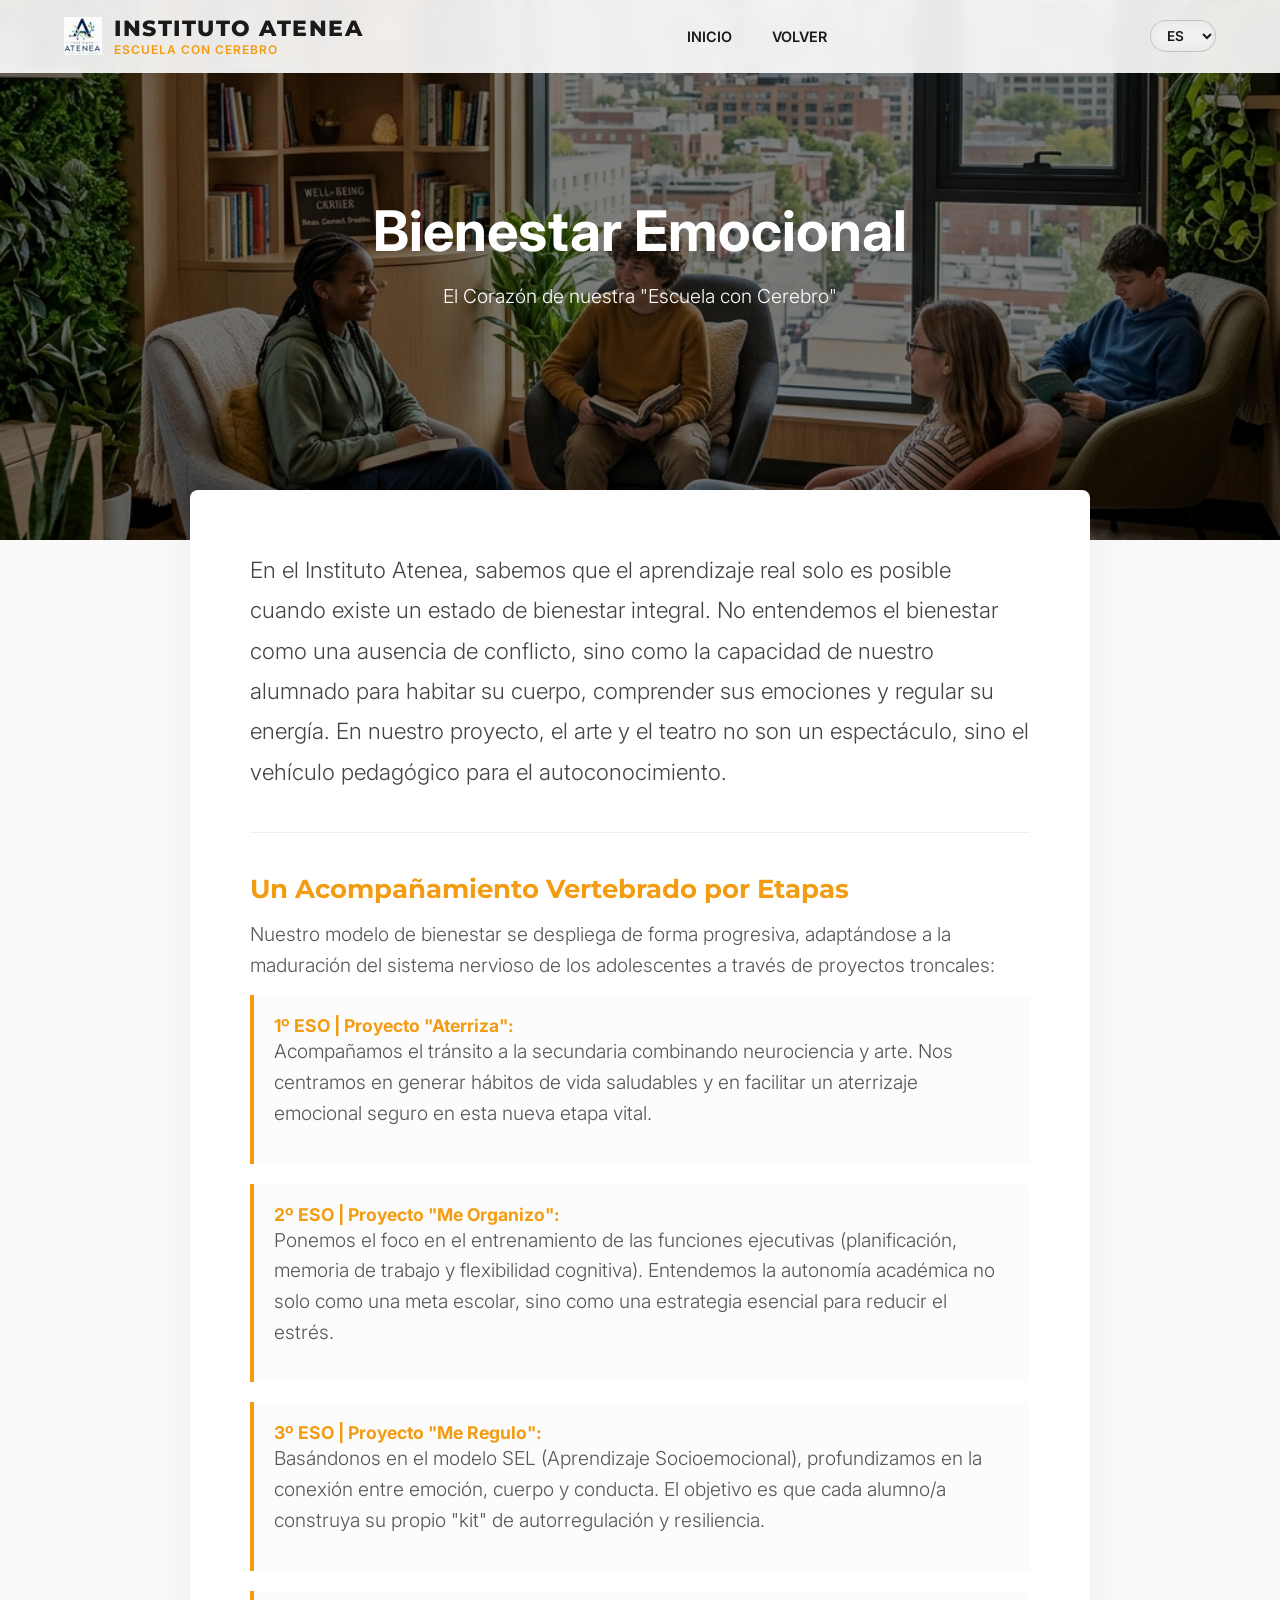
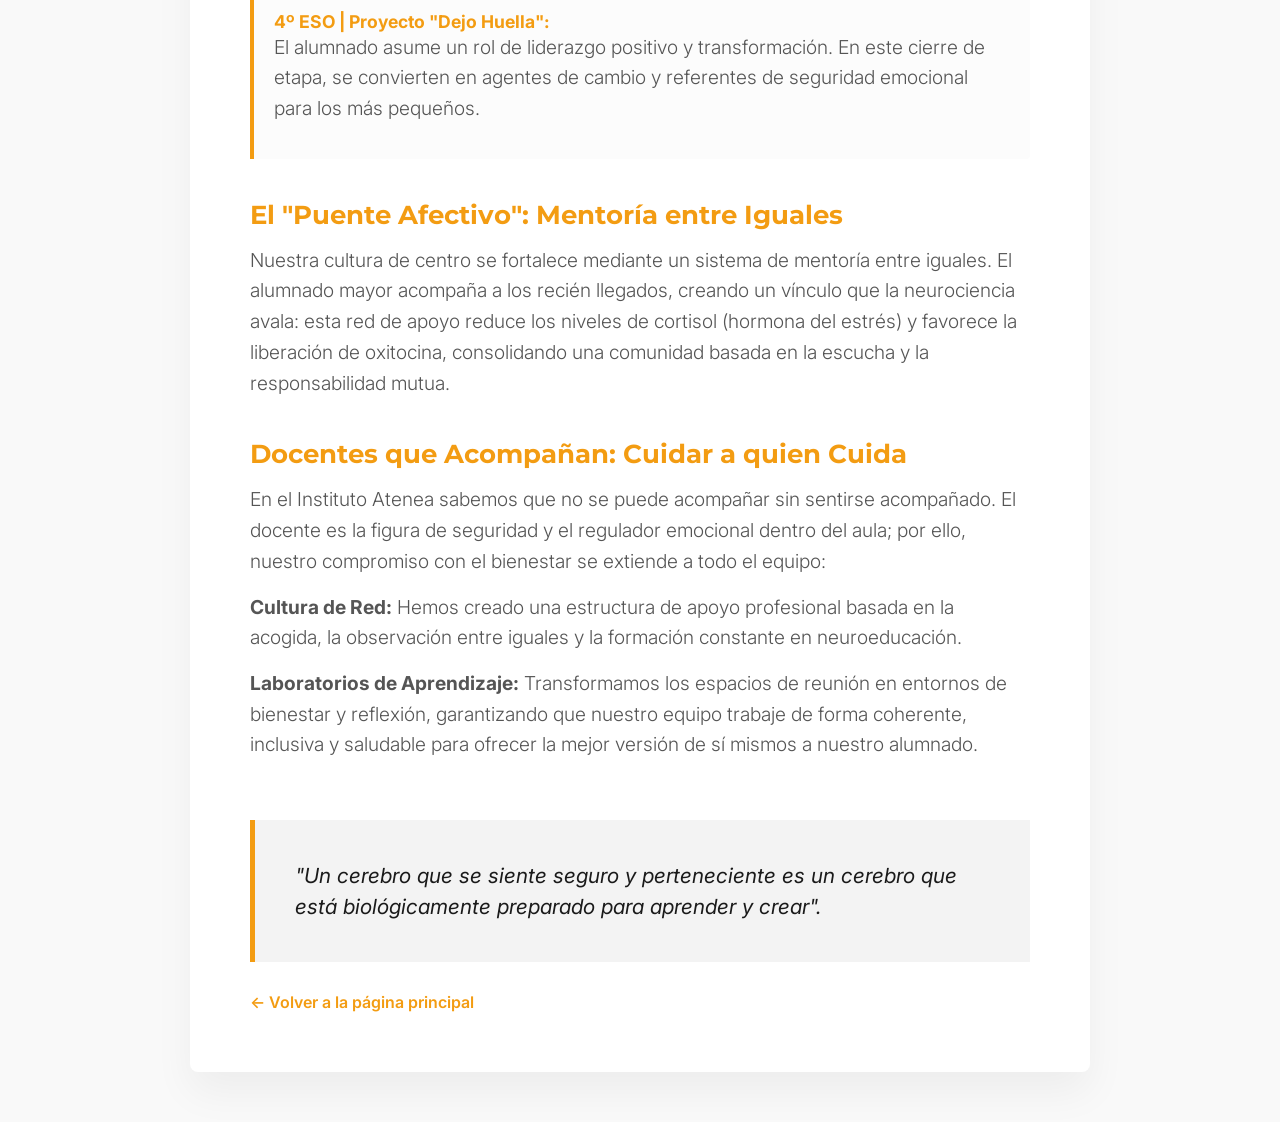
<file: bienestar.html>
<!DOCTYPE html>
<html lang="es">
<head>
    <meta charset="UTF-8">
    <meta name="viewport" content="width=device-width, initial-scale=1.0">
    <title>Bienestar Emocional - Instituto Atenea</title>
    <meta name="description" content="Bienestar emocional en el Instituto Atenea: un cerebro que se siente seguro y perteneciente es un cerebro que está biológicamente preparado para aprender y crear.">
    
    <!-- Fonts -->
    <link rel="preconnect" href="https://fonts.googleapis.com">
    <link rel="preconnect" href="https://fonts.gstatic.com" crossorigin>
    <link href="https://fonts.googleapis.com/css2?family=Inter:wght@300;400;600&family=Montserrat:wght@700;800&display=swap" rel="stylesheet">
    
    <link rel="stylesheet" href="style.css?v=1.2">
    <style>
        body {
            overflow: auto;
            background-color: #f9f9f9;
        }
        .subpage-header {
            height: 60vh;
            position: relative;
            display: flex;
            align-items: center;
            justify-content: center;
            color: white;
            text-align: center;
            background: url('assets/bienestar.png') no-repeat center center/cover;
        }
        .subpage-header::before {
            content: '';
            position: absolute;
            top: 0; left: 0; width: 100%; height: 100%;
            background: rgba(0,0,0,0.5);
        }
        .header-content {
            position: relative;
            z-index: 1;
            padding: 0 20px;
        }
        .header-content h1 {
            font-size: 3.5rem;
            margin-bottom: 1rem;
        }
        .section-container {
            max-width: 900px;
            margin: -50px auto 50px;
            background: white;
            padding: 60px;
            border-radius: 8px;
            box-shadow: 0 20px 40px rgba(0,0,0,0.05);
            position: relative;
            z-index: 2;
        }
        .intro-text {
            font-size: 1.4rem;
            line-height: 1.8;
            color: #444;
            margin-bottom: 40px;
            border-bottom: 1px solid #eee;
            padding-bottom: 40px;
        }
        .pillar {
            margin-bottom: 40px;
        }
        .pillar h4 {
            color: var(--primary-color);
            font-size: 1.6rem;
            margin-bottom: 15px;
            font-family: var(--font-heading);
        }
        .pillar p {
            color: #555;
            margin-bottom: 15px;
            line-height: 1.6;
        }
        .step-card {
            background: #fcfcfc;
            border-left: 4px solid var(--primary-color);
            padding: 20px;
            margin-bottom: 20px;
            border-radius: 0 4px 4px 0;
        }
        .step-card strong {
            color: var(--primary-color);
            font-size: 1.1rem;
        }
        .final-quote {
            background: #f3f3f3;
            padding: 40px;
            border-left: 5px solid var(--primary-color);
            margin-top: 60px;
            font-style: italic;
            font-size: 1.3rem;
            line-height: 1.5;
        }
        .back-home {
            display: inline-block;
            margin-top: 30px;
            color: var(--primary-color);
            text-decoration: none;
            font-weight: 600;
            transition: transform 0.3s ease;
        }
        .back-home:hover {
            transform: translateX(-5px);
        }
        @media (max-width: 768px) {
            .section-container {
                padding: 30px;
                margin-top: -30px;
                width: 95%;
            }
            .header-content h1 {
                font-size: 2.2rem;
            }
        }
    </style>
</head>
<body>
    <header id="main-header" class="scrolled">
        <div class="logo">
            <a href="index.html" style="text-decoration: none; display: flex; align-items: center; gap: 12px;">
                <img src="assets/logo_atenea.png" alt="Logo Instituto Atenea">
                <div class="logo-text-wrapper">
                    <span class="logo-text" style="color: #1a1a1a;" data-i18n="logo_name">INSTITUTO ATENEA</span>
                    <span class="logo-tagline" data-i18n="tagline">Escuela con cerebro</span>
                </div>
            </a>
        </div>
        <nav id="desktop-nav">
            <ul>
                <li><a href="index.html#hero" style="color: #1a1a1a;" data-i18n="nav_home">Inicio</a></li>
                <li><a href="index.html#bienestar" style="color: #1a1a1a;" data-i18n="nav_back">Volver</a></li>
            </ul>
        </nav>
        <div class="lang-selector">
            <select id="lang-select" aria-label="Seleccionar idioma">
                <option value="es">ES</option>
                <option value="ca">CA</option>
            </select>
        </div>
    </header>

    <div class="subpage-header">
        <div class="header-content">
            <h1>Bienestar Emocional</h1>
            <p data-i18n="sp_bien_subtitle">El Corazón de nuestra "Escuela con Cerebro"</p>
        </div>
    </div>

    <main class="section-container">
        <p class="intro-text" data-i18n="sp_bien_intro">
            En el Instituto Atenea, sabemos que el aprendizaje real solo es posible cuando existe un estado de bienestar integral. No entendemos el bienestar como una ausencia de conflicto, sino como la capacidad de nuestro alumnado para habitar su cuerpo, comprender sus emociones y regular su energía. En nuestro proyecto, el arte y el teatro no son un espectáculo, sino el vehículo pedagógico para el autoconocimiento.
        </p>

        <div class="pillar">
            <h4 data-i18n="sp_bien_h4_1">Un Acompañamiento Vertebrado por Etapas</h4>
            <p data-i18n="sp_bien_p_1">Nuestro modelo de bienestar se despliega de forma progresiva, adaptándose a la maduración del sistema nervioso de los adolescentes a través de proyectos troncales:</p>
            
            <div class="step-card">
                <strong>1º ESO | Proyecto "Aterriza":</strong>
                <p data-i18n="sp_bien_step1">Acompañamos el tránsito a la secundaria combinando neurociencia y arte. Nos centramos en generar hábitos de vida saludables y en facilitar un aterrizaje emocional seguro en esta nueva etapa vital.</p>
            </div>

            <div class="step-card">
                <strong>2º ESO | Proyecto "Me Organizo":</strong>
                <p data-i18n="sp_bien_step2">Ponemos el foco en el entrenamiento de las funciones ejecutivas (planificación, memoria de trabajo y flexibilidad cognitiva). Entendemos la autonomía académica no solo como una meta escolar, sino como una estrategia esencial para reducir el estrés.</p>
            </div>

            <div class="step-card">
                <strong>3º ESO | Proyecto "Me Regulo":</strong>
                <p data-i18n="sp_bien_step3">Basándonos en el modelo SEL (Aprendizaje Socioemocional), profundizamos en la conexión entre emoción, cuerpo y conducta. El objetivo es que cada alumno/a construya su propio "kit" de autorregulación y resiliencia.</p>
            </div>

            <div class="step-card">
                <strong>4º ESO | Proyecto "Dejo Huella":</strong>
                <p data-i18n="sp_bien_step4">El alumnado asume un rol de liderazgo positivo y transformación. En este cierre de etapa, se convierten en agentes de cambio y referentes de seguridad emocional para los más pequeños.</p>
            </div>
        </div>

        <div class="pillar">
            <h4 data-i18n="sp_bien_h4_2">El "Puente Afectivo": Mentoría entre Iguales</h4>
            <p data-i18n="sp_bien_p_2">Nuestra cultura de centro se fortalece mediante un sistema de mentoría entre iguales. El alumnado mayor acompaña a los recién llegados, creando un vínculo que la neurociencia avala: esta red de apoyo reduce los niveles de cortisol (hormona del estrés) y favorece la liberación de oxitocina, consolidando una comunidad basada en la escucha y la responsabilidad mutua.</p>
        </div>

        <div class="pillar">
            <h4 data-i18n="sp_bien_h4_3">Docentes que Acompañan: Cuidar a quien Cuida</h4>
            <p data-i18n="sp_bien_p_3">En el Instituto Atenea sabemos que no se puede acompañar sin sentirse acompañado. El docente es la figura de seguridad y el regulador emocional dentro del aula; por ello, nuestro compromiso con el bienestar se extiende a todo el equipo:</p>
            <p style="margin-top: 15px;" data-i18n="sp_bien_p_3_1"><strong>Cultura de Red:</strong> Hemos creado una estructura de apoyo profesional basada en la acogida, la observación entre iguales y la formación constante en neuroeducación.</p>
            <p style="margin-top: 15px;" data-i18n="sp_bien_p_3_2"><strong>Laboratorios de Aprendizaje:</strong> Transformamos los espacios de reunión en entornos de bienestar y reflexión, garantizando que nuestro equipo trabaje de forma coherente, inclusiva y saludable para ofrecer la mejor versión de sí mismos a nuestro alumnado.</p>
        </div>

        <div class="final-quote" data-i18n="sp_bien_quote">
            "Un cerebro que se siente seguro y perteneciente es un cerebro que está biológicamente preparado para aprender y crear".
        </div>

        <a href="index.html#bienestar" class="back-home" data-i18n="back_home">← Volver a la página principal</a>
    </main>

    <script src="translations.js"></script>
    <script src="script.js"></script>
</body>
</html>
</file>
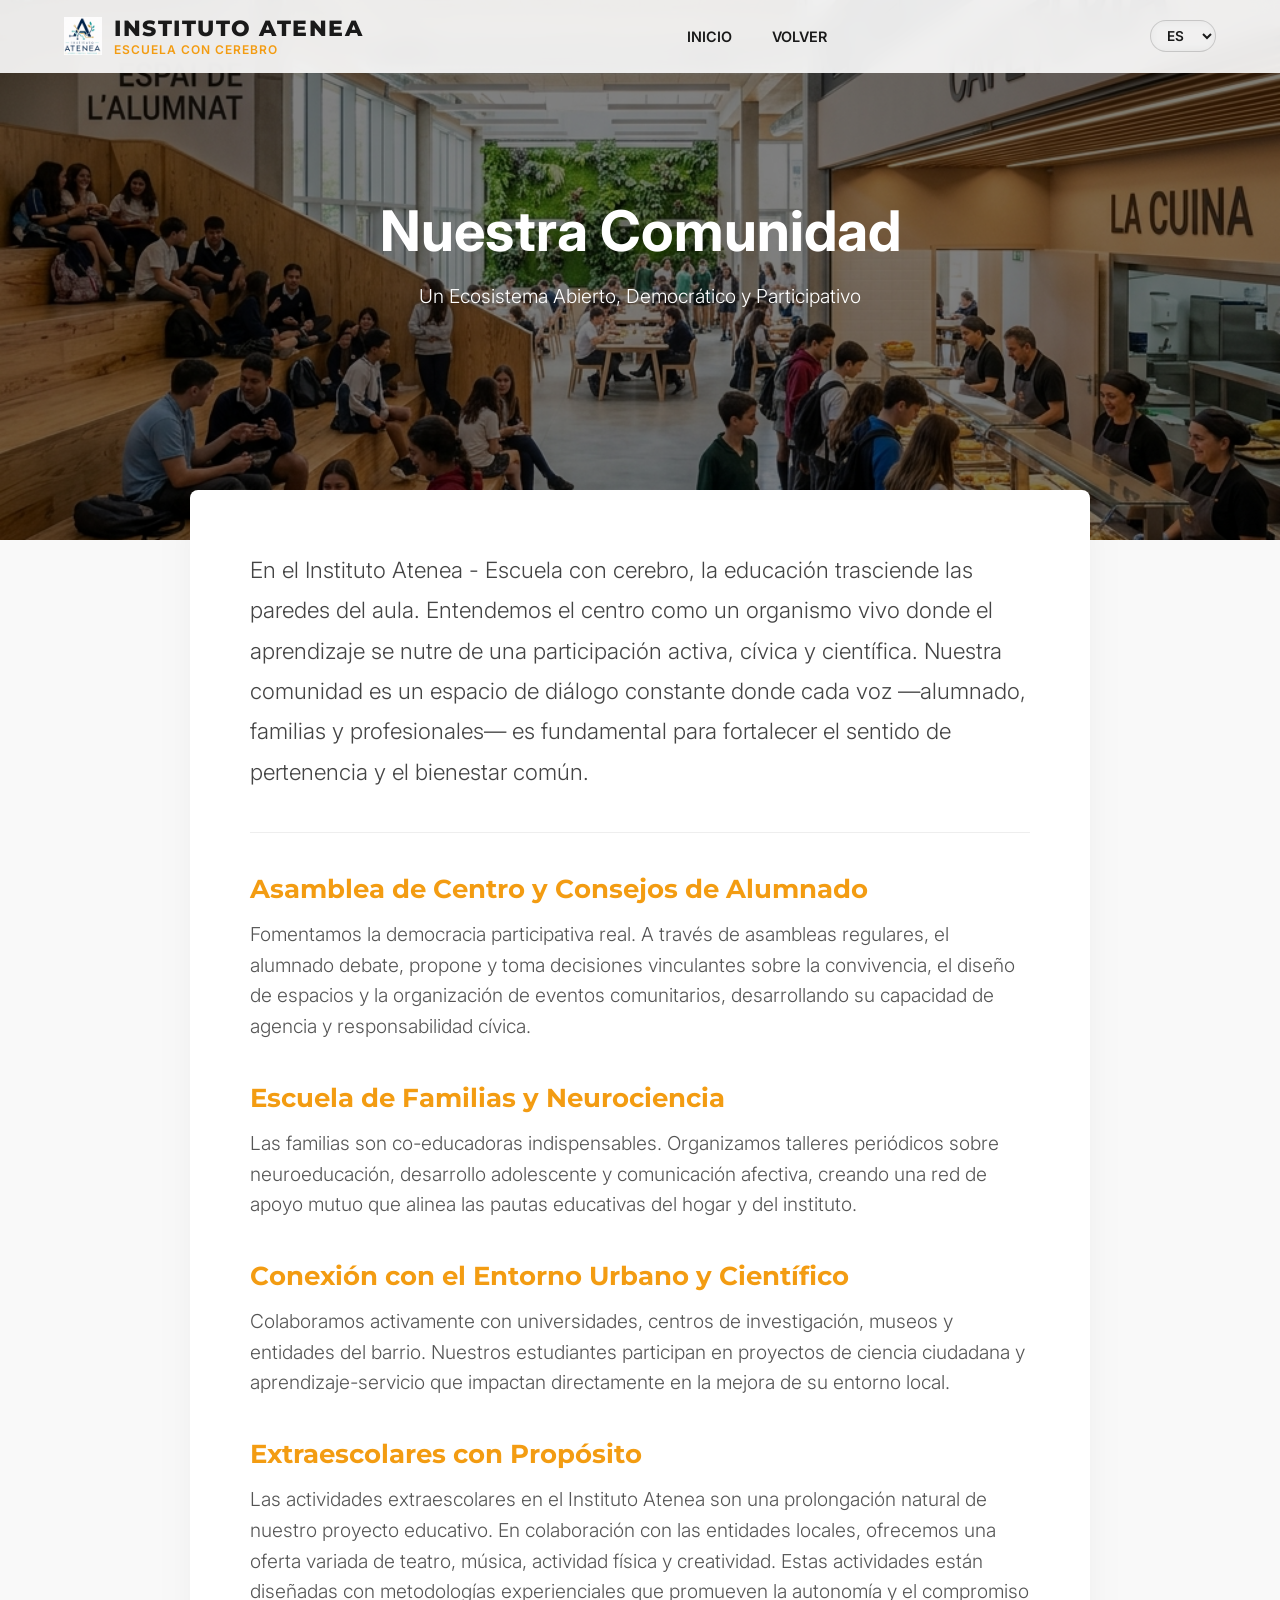
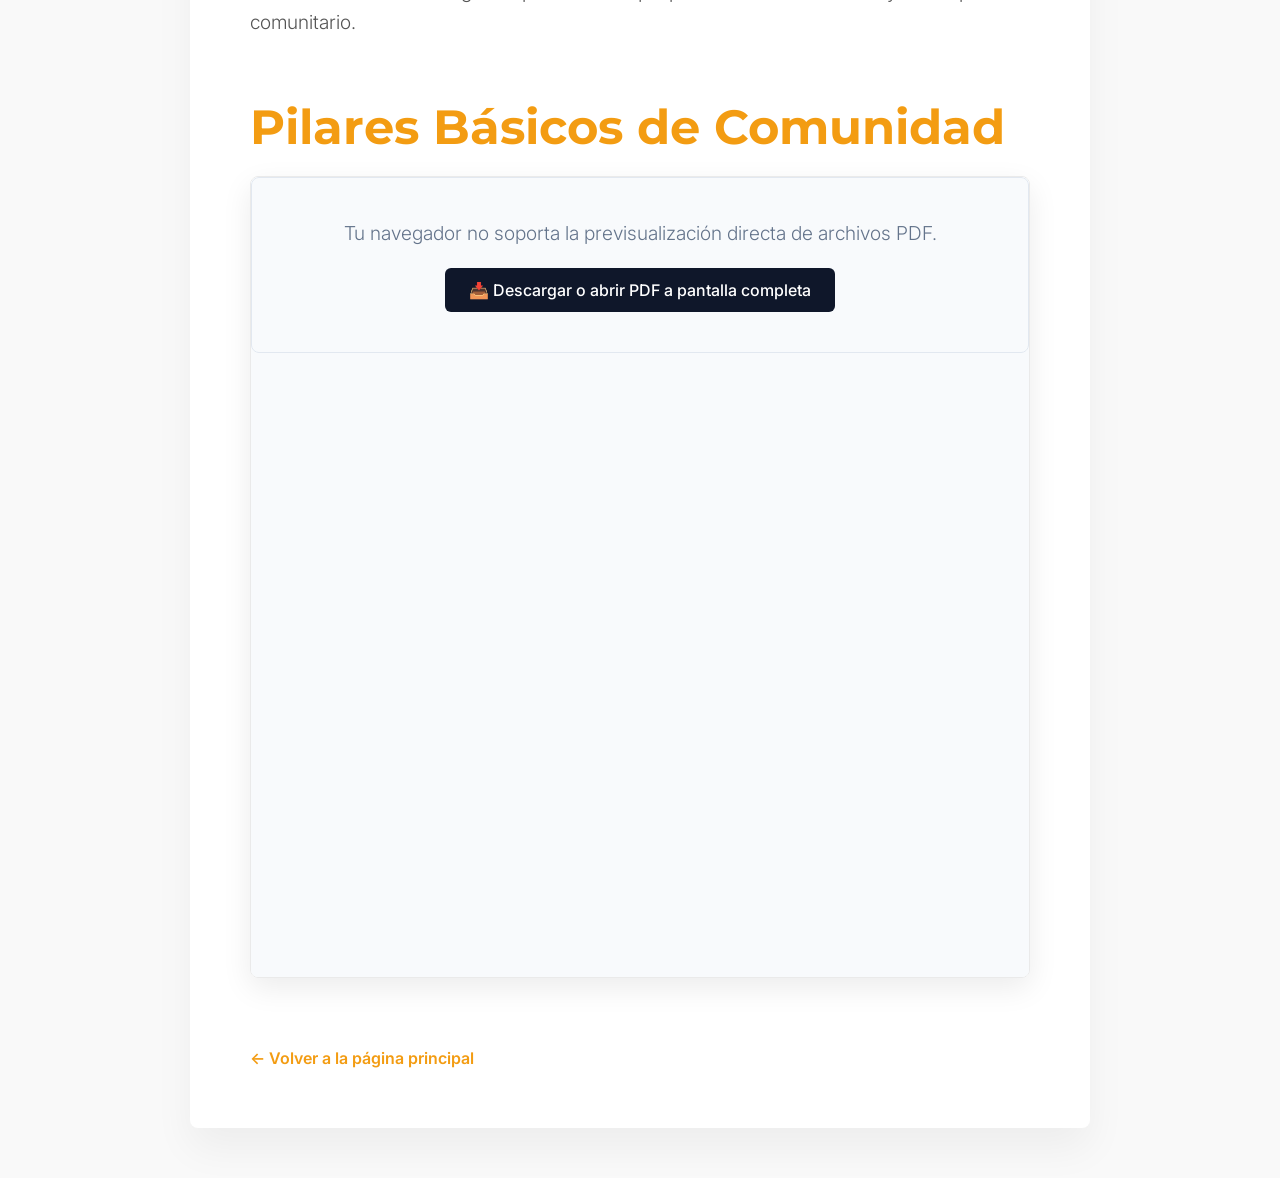
<file: comunidad.html>
<!DOCTYPE html>
<html lang="es">
<head>
    <meta charset="UTF-8">
    <meta name="viewport" content="width=device-width, initial-scale=1.0">
    <title>Nuestra Comunidad - Instituto Atenea</title>
    <meta name="description" content="Conoce la comunidad del Instituto Atenea: un ecosistema de participación, democracia y crecimiento.">
    
    <!-- Fonts -->
    <link rel="preconnect" href="https://fonts.googleapis.com">
    <link rel="preconnect" href="https://fonts.gstatic.com" crossorigin>
    <link href="https://fonts.googleapis.com/css2?family=Inter:wght@300;400;600&family=Montserrat:wght@700;800&display=swap" rel="stylesheet">
    
    <link rel="stylesheet" href="style.css?v=1.2">
    <style>
        body {
            overflow: auto;
            background-color: #f9f9f9;
        }
        .subpage-header {
            height: 60vh;
            position: relative;
            display: flex;
            align-items: center;
            justify-content: center;
            color: white;
            text-align: center;
            background: url('assets/comunidad.png') no-repeat center center/cover;
        }
        .subpage-header::before {
            content: '';
            position: absolute;
            top: 0; left: 0; width: 100%; height: 100%;
            background: rgba(0,0,0,0.5);
        }
        .header-content {
            position: relative;
            z-index: 1;
            padding: 0 20px;
        }
        .header-content h1 {
            font-size: 3.5rem;
            margin-bottom: 1rem;
        }
        .section-container {
            max-width: 900px;
            margin: -50px auto 50px;
            background: white;
            padding: 60px;
            border-radius: 8px;
            box-shadow: 0 20px 40px rgba(0,0,0,0.05);
            position: relative;
            z-index: 2;
        }
        .intro-text {
            font-size: 1.4rem;
            line-height: 1.8;
            color: #444;
            margin-bottom: 40px;
            border-bottom: 1px solid #eee;
            padding-bottom: 40px;
        }
        .pillar {
            margin-bottom: 40px;
        }
        .pillar h4 {
            color: var(--primary-color);
            font-size: 1.6rem;
            margin-bottom: 15px;
            font-family: var(--font-heading);
        }
        .pillar p {
            color: #555;
            margin-bottom: 15px;
        }
        .pillar ul {
            margin-left: 20px;
            color: #555;
            line-height: 1.6;
        }
        .pillar li {
            margin-bottom: 10px;
        }
        .final-quote {
            background: #f3f3f3;
            padding: 40px;
            border-left: 5px solid var(--primary-color);
            margin-top: 60px;
            font-style: italic;
            font-size: 1.3rem;
            line-height: 1.5;
        }
        .back-home {
            display: inline-block;
            margin-top: 30px;
            color: var(--primary-color);
            text-decoration: none;
            font-weight: 600;
            transition: transform 0.3s ease;
        }
        .back-home:hover {
            transform: translateX(-5px);
        }
        @media (max-width: 768px) {
            .section-container {
                padding: 30px;
                margin-top: -30px;
                width: 95%;
            }
            .header-content h1 {
                font-size: 2.2rem;
            }
        }
    </style>
</head>
<body>
    <header id="main-header" class="scrolled">
        <div class="logo">
            <a href="index.html" style="text-decoration: none; display: flex; align-items: center; gap: 12px;">
                <img src="assets/logo_atenea.png" alt="Logo Instituto Atenea">
                <div class="logo-text-wrapper">
                    <span class="logo-text" style="color: #1a1a1a;" data-i18n="logo_name">INSTITUTO ATENEA</span>
                    <span class="logo-tagline" data-i18n="tagline">Escuela con cerebro</span>
                </div>
            </a>
        </div>
        <nav id="desktop-nav">
            <ul>
                <li><a href="index.html#hero" style="color: #1a1a1a;" data-i18n="nav_home">Inicio</a></li>
                <li><a href="index.html#comunidad" style="color: #1a1a1a;" data-i18n="nav_back">Volver</a></li>
            </ul>
        </nav>
        <div class="lang-selector">
            <select id="lang-select" aria-label="Seleccionar idioma">
                <option value="es">ES</option>
                <option value="ca">CA</option>
            </select>
        </div>
    </header>

    <div class="subpage-header">
        <div class="header-content">
            <h1>Nuestra Comunidad</h1>
            <p data-i18n="sp_comunidad_subtitle">Un Ecosistema de Participación y Crecimiento</p>
        </div>
    </div>

    <main class="section-container">
        <p class="intro-text" data-i18n="sp_comunidad_intro">
            En el Instituto Atenea - Escuela con cerebro, la educación trasciende las paredes del aula. Entendemos el centro como un organismo vivo donde el aprendizaje se nutre de una participación activa, cívica y científica. Nuestra comunidad es un espacio de diálogo constante donde cada voz —alumnado, familias y profesionales— es fundamental para fortalecer el sentido de pertenencia y el bienestar común.
        </p>

        <div class="pillar">
            <h4 data-i18n="sp_comunidad_h4_1">Asamblea de Centro y Consejos de Alumnado</h4>
            <p data-i18n="sp_comunidad_p_1">Fomentamos la democracia participativa real. A través de asambleas regulares, el alumnado debate, propone y toma decisiones vinculantes sobre la convivencia, el diseño de espacios y la organización de eventos comunitarios, desarrollando su capacidad de agencia y responsabilidad cívica.</p>
        </div>

        <div class="pillar">
            <h4 data-i18n="sp_comunidad_h4_2">Escuela de Familias y Neurociencia</h4>
            <p data-i18n="sp_comunidad_p_2">Las familias son co-educadoras indispensables. Organizamos talleres periódicos sobre neuroeducación, desarrollo adolescente y comunicación afectiva, creando una red de apoyo mutuo que alinea las pautas educativas del hogar y del instituto.</p>
        </div>

        <div class="pillar">
            <h4 data-i18n="sp_comunidad_h4_3">Conexión con el Entorno Urbano y Científico</h4>
            <p data-i18n="sp_comunidad_p_3">Colaboramos activamente con universidades, centros de investigación, museos y entidades del barrio. Nuestros estudiantes participan en proyectos de ciencia ciudadana y aprendizaje-servicio que impactan directamente en la mejora de su entorno local.</p>
        </div>

        <div class="pillar">
            <h4 data-i18n="sp_comunidad_h4_4">Extraescolares con Propósito</h4>
            <p data-i18n="sp_comunidad_p_4">Las actividades extraescolares en el Instituto Atenea son una prolongación natural de nuestro proyecto educativo. En colaboración con las entidades locales, ofrecemos una oferta variada de teatro, música, actividad física y creatividad. Estas actividades están diseñadas con metodologías experienciales que promueven la autonomía y el compromiso comunitario.</p>
        </div>

        <!-- Visor PDF Incrustado de la Comunidad -->
        <div class="pillar" style="margin-top: 60px;">
            <h3 style="border-bottom: none; padding-bottom: 0; margin-bottom: 20px;" data-i18n="pdf_comunidad_title">Pilares Básicos de Comunidad</h3>
            <div class="pdf-container" style="border-radius: 8px; overflow: hidden; box-shadow: 0 10px 30px rgba(0,0,0,0.08); border: 1px solid #eaeaea;">
                <object 
                    data="Pilares_Comunidad.pdf#toolbar=0&navpanes=0&scrollbar=0" 
                    type="application/pdf" 
                    width="100%" 
                    height="800px" 
                    style="display: block; border: none; background-color: #f8fafc;">
                    <div style="padding: 40px; text-align: center; background-color: #f8fafc; border: 1px solid #e2e8f0; border-radius: 8px;">
                        <p style="margin-bottom: 20px; color: #64748b;" data-i18n="pdf_fallback">Tu navegador no soporta la previsualización directa de archivos PDF.</p>
                        <a href="Pilares_Comunidad.pdf" target="_blank" style="display: inline-block; padding: 12px 24px; background-color: #0f172a; color: white; text-decoration: none; border-radius: 6px; font-weight: 500; transition: background-color 0.2s ease;" onmouseover="this.style.backgroundColor='#334155'" onmouseout="this.style.backgroundColor='#0f172a'" data-i18n="pdf_btn">
                            📥 Descargar o abrir PDF a pantalla completa
                        </a>
                    </div>
                </object>
            </div>
        </div>

        <a href="index.html#comunidad" class="back-home" data-i18n="back_home">← Volver a la página principal</a>
    </main>

    <script src="translations.js"></script>
    <script src="script.js"></script>
</body>
</html>
</file>
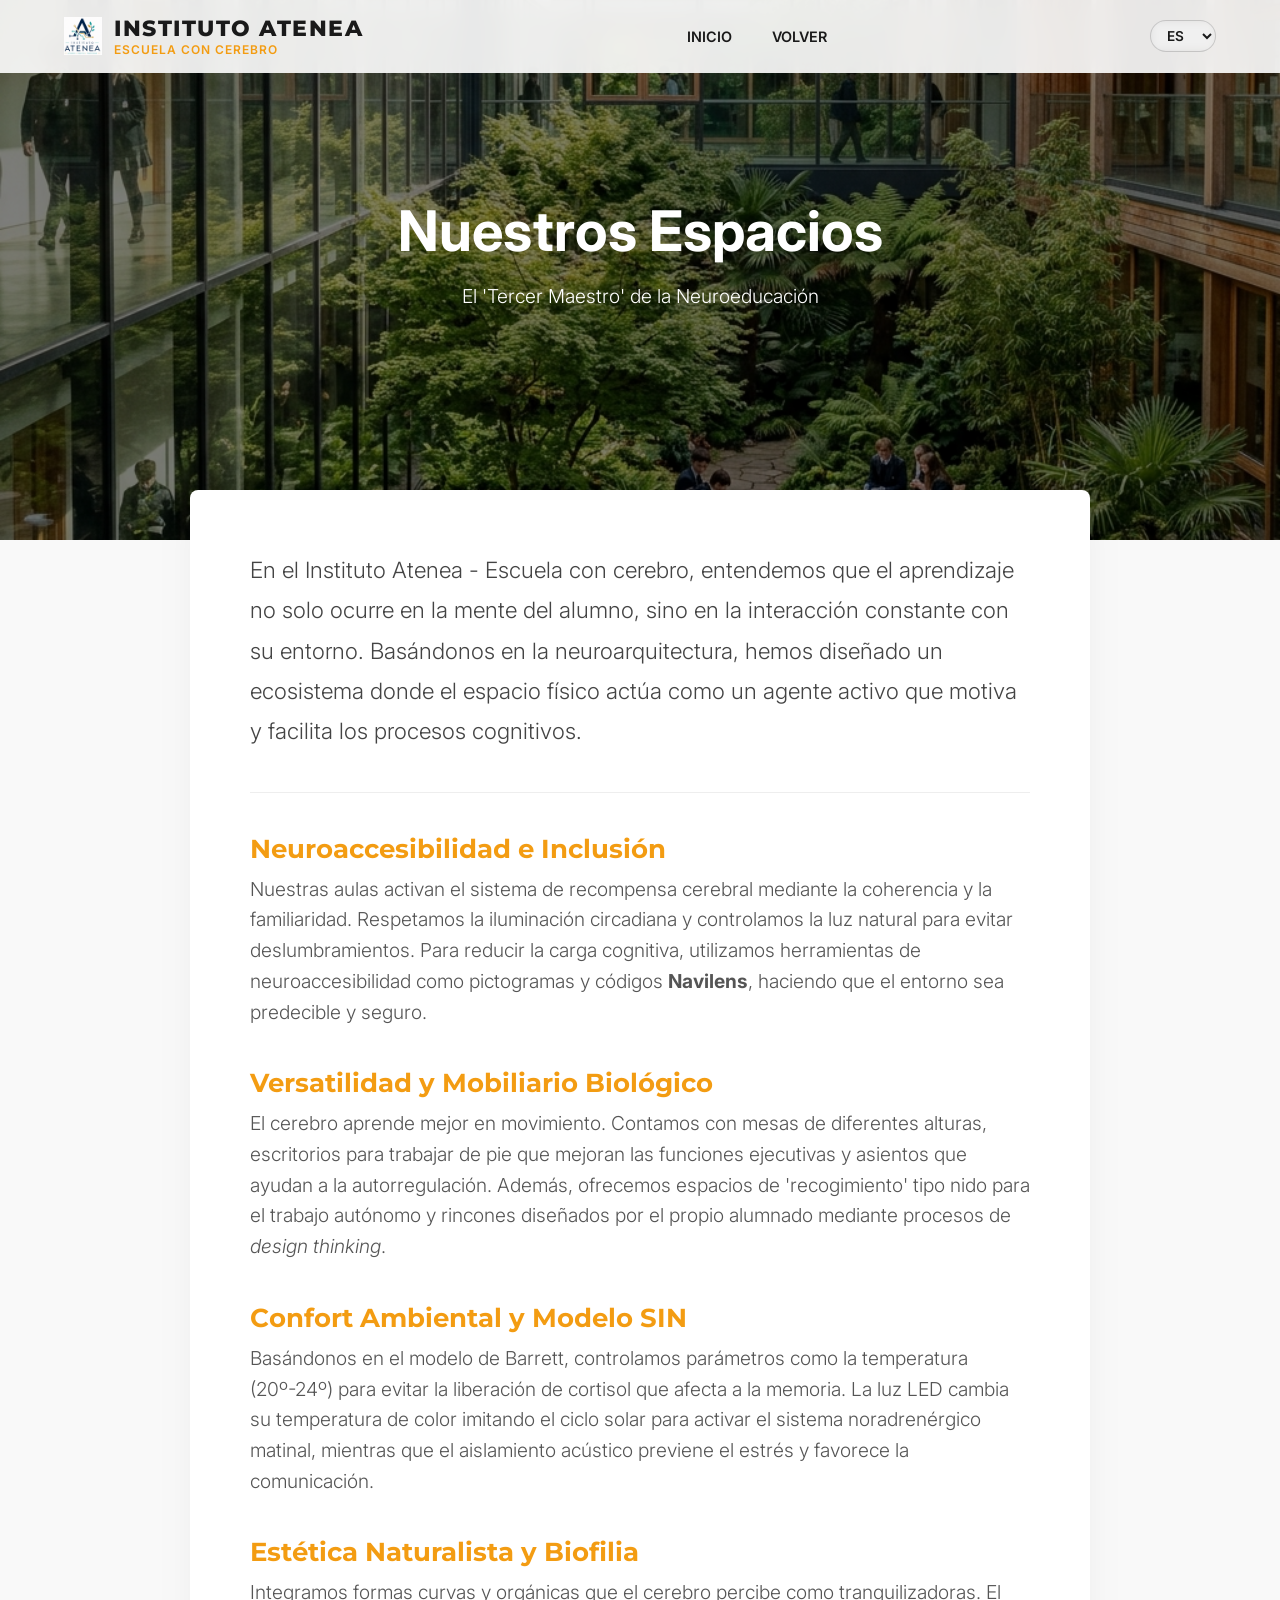
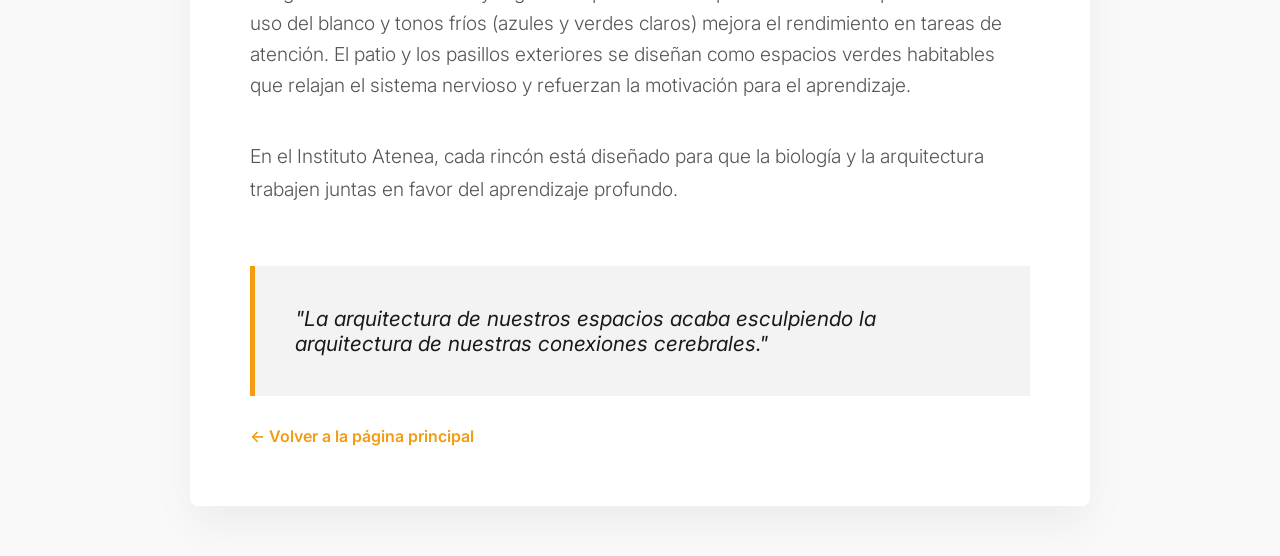
<file: espacios.html>
<!DOCTYPE html>
<html lang="es">
<head>
    <meta charset="UTF-8">
    <meta name="viewport" content="width=device-width, initial-scale=1.0">
    <title>Nuestros Espacios - Instituto Atenea</title>
    <meta name="description" content="Descubre cómo la neuroarquitectura influye en el aprendizaje en el Instituto Atenea.">
    
    <!-- Fonts -->
    <link rel="preconnect" href="https://fonts.googleapis.com">
    <link rel="preconnect" href="https://fonts.gstatic.com" crossorigin>
    <link href="https://fonts.googleapis.com/css2?family=Inter:wght@300;400;600&family=Montserrat:wght@700;800&display=swap" rel="stylesheet">
    
    <link rel="stylesheet" href="style.css?v=1.2">
    <style>
        body {
            overflow: auto; /* Allow normal scrolling on subpages */
            background-color: #f9f9f9;
        }
        .subpage-header {
            height: 60vh;
            position: relative;
            display: flex;
            align-items: center;
            justify-content: center;
            color: white;
            text-align: center;
            background: url('assets/espacios.png') no-repeat center center/cover;
        }
        .subpage-header::before {
            content: '';
            position: absolute;
            top: 0; left: 0; width: 100%; height: 100%;
            background: rgba(0,0,0,0.5);
        }
        .header-content {
            position: relative;
            z-index: 1;
            padding: 0 20px;
        }
        .header-content h1 {
            font-size: 3.5rem;
            margin-bottom: 1rem;
        }
        .section-container {
            max-width: 900px;
            margin: -50px auto 50px;
            background: white;
            padding: 60px;
            border-radius: 8px;
            box-shadow: 0 20px 40px rgba(0,0,0,0.05);
            position: relative;
            z-index: 2;
        }
        .intro-text {
            font-size: 1.4rem;
            line-height: 1.8;
            color: #444;
            margin-bottom: 40px;
            border-bottom: 1px solid #eee;
            padding-bottom: 40px;
        }
        .pillar {
            margin-bottom: 40px;
        }
        .pillar h4 {
            color: var(--primary-color);
            font-size: 1.6rem;
            margin-bottom: 10px;
            font-family: var(--font-heading);
        }
        .pillar p {
            color: #555;
            margin-bottom: 0;
        }
        .final-quote {
            background: #f3f3f3;
            padding: 40px;
            border-left: 5px solid var(--primary-color);
            margin-top: 60px;
            font-style: italic;
            font-size: 1.3rem;
        }
        .back-home {
            display: inline-block;
            margin-top: 30px;
            color: var(--primary-color);
            text-decoration: none;
            font-weight: 600;
            transition: transform 0.3s ease;
        }
        .back-home:hover {
            transform: translateX(-5px);
        }
        @media (max-width: 768px) {
            .section-container {
                padding: 30px;
                margin-top: -30px;
                width: 95%;
            }
            .header-content h1 {
                font-size: 2.2rem;
            }
        }
    </style>
</head>
<body>
    <header id="main-header" class="scrolled">
        <div class="logo">
            <a href="index.html" style="text-decoration: none; display: flex; align-items: center; gap: 12px;">
                <img src="assets/logo_atenea.png" alt="Logo Instituto Atenea">
                <div class="logo-text-wrapper">
                    <span class="logo-text" style="color: #1a1a1a;" data-i18n="logo_name">INSTITUTO ATENEA</span>
                    <span class="logo-tagline" data-i18n="tagline">Escuela con cerebro</span>
                </div>
            </a>
        </div>
        <nav id="desktop-nav">
            <ul>
                <li><a href="index.html#hero" style="color: #1a1a1a;" data-i18n="nav_home">Inicio</a></li>
                <li><a href="index.html#espacios" style="color: #1a1a1a;" data-i18n="nav_back">Volver</a></li>
            </ul>
        </nav>
        <div class="lang-selector">
            <select id="lang-select" aria-label="Seleccionar idioma">
                <option value="es">ES</option>
                <option value="ca">CA</option>
            </select>
        </div>
    </header>

    <div class="subpage-header">
        <div class="header-content">
            <h1>Nuestros Espacios</h1>
            <p data-i18n="sp_espacios_subtitle">El "Tercer Maestro" en el Instituto Atenea</p>
        </div>
    </div>

    <main class="section-container">
        <p class="intro-text" data-i18n="sp_espacios_intro">
            En el Instituto Atenea - Escuela con cerebro, entendemos que el aprendizaje no solo ocurre en la mente del alumno, sino en la interacción constante con su entorno. Basándonos en la neuroarquitectura, hemos diseñado un ecosistema educativo donde el espacio físico actúa como un agente activo que motiva, estimula y facilita los procesos cognitivos.
        </p>

        <div class="pillar">
            <h4 data-i18n="sp_espacios_h4_1">Luz Natural y Ritmos Circadianos</h4>
            <p data-i18n="sp_espacios_p_1">Maximizamos la entrada de luz solar para sincronizar los ritmos biológicos de los estudiantes, mejorando su estado de alerta natural y reduciendo la fatiga visual y mental durante la jornada.</p>
        </div>

        <div class="pillar">
            <h4 data-i18n="sp_espacios_h4_2">Flexibilidad y Movimiento</h4>
            <p data-i18n="sp_espacios_p_2">El cerebro necesita movimiento para aprender. Nuestras aulas cuentan con mobiliario modular y ergonómico que permite transicionar rápidamente de un trabajo individual de alta concentración a dinámicas de aprendizaje cooperativo.</p>
        </div>

        <div class="pillar">
            <h4 data-i18n="sp_espacios_h4_3">Confort Ambiental y Modelo SIN</h4>
            <p data-i18n="sp_espacios_p_3">Basándonos en el modelo de Barrett, controlamos parámetros como la temperatura (20º-24º) para evitar la liberación de cortisol que afecta a la memoria. La luz LED cambia su temperatura de color imitando el ciclo solar para activar el sistema noradrenérgico matinal, mientras que el aislamiento acústico previene el estrés y favorece la comunicación.</p>
        </div>

        <div class="pillar">
            <h4 data-i18n="sp_espacios_h4_4">Estética Naturalista y Biofilia</h4>
            <p data-i18n="sp_espacios_p_4">Integramos formas curvas y orgánicas que el cerebro percibe como tranquilizadoras. El uso del blanco y tonos fríos (azules y verdes claros) mejora el rendimiento en tareas de atención. El patio y los pasillos exteriores se diseñan como espacios verdes habitables que relajan el sistema nervioso y refuerzan la motivación para el aprendizaje.</p>
        </div>

        <p style="margin-top: 40px; line-height: 1.7; color: #555;" data-i18n="sp_espacios_outro">En el Instituto Atenea, cada rincón está diseñado para que la biología y la arquitectura trabajen juntas en favor del aprendizaje profundo.</p>

        <div class="final-quote" data-i18n="sp_espacios_quote">
            "La arquitectura de nuestros espacios acaba esculpiendo la arquitectura de nuestras conexiones cerebrales."
        </div>

        <a href="index.html#espacios" class="back-home" data-i18n="back_home">← Volver a la página principal</a>
    </main>

    <script src="translations.js"></script>
    <script src="script.js"></script>
</body>
</html>
</file>
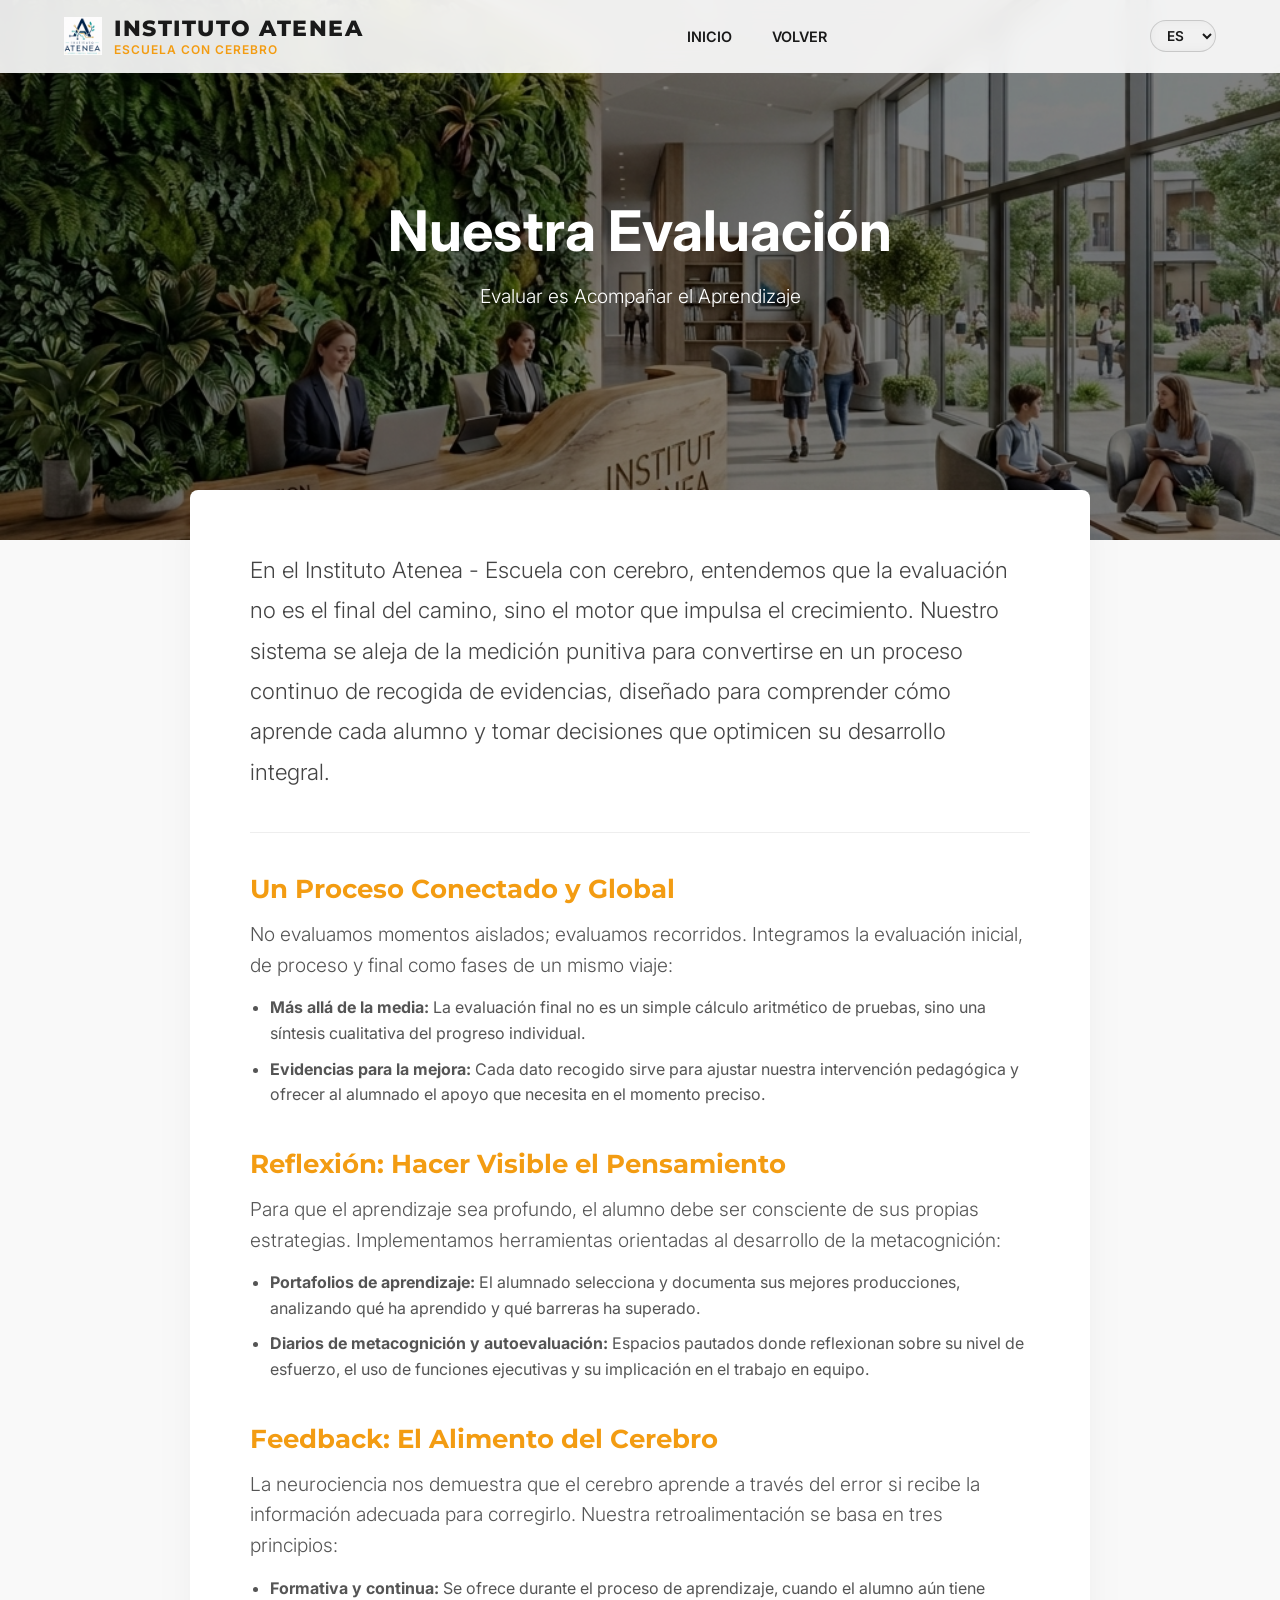
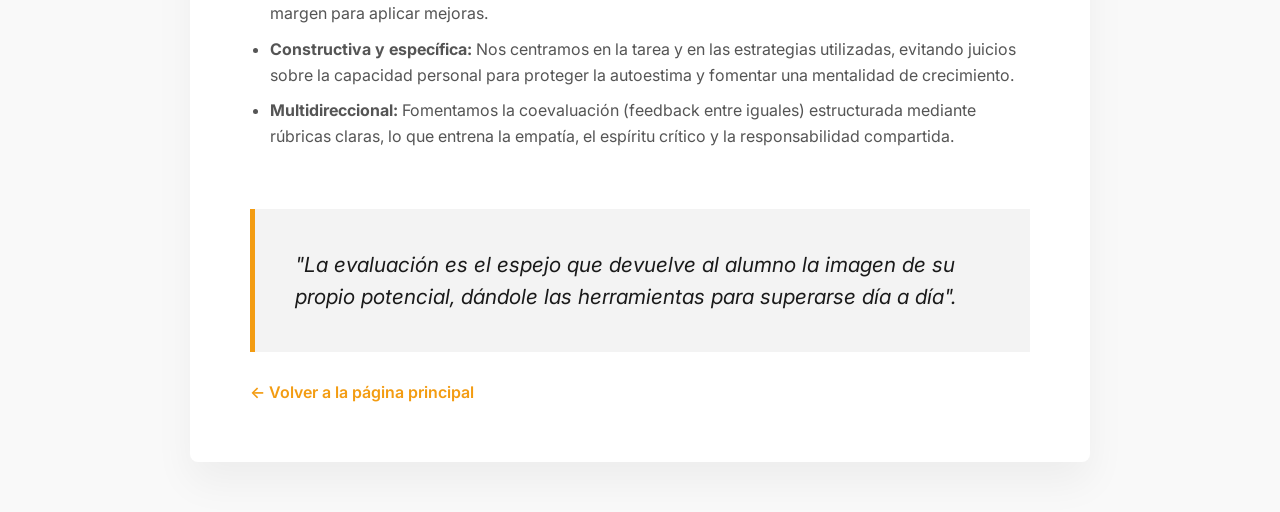
<file: evaluacion.html>
<!DOCTYPE html>
<html lang="es">
<head>
    <meta charset="UTF-8">
    <meta name="viewport" content="width=device-width, initial-scale=1.0">
    <title>Nuestra Evaluación - Instituto Atenea</title>
    <meta name="description" content="Descubre cómo evaluamos en el Instituto Atenea: un proceso de acompañamiento, reflexión y metacognición.">
    
    <!-- Fonts -->
    <link rel="preconnect" href="https://fonts.googleapis.com">
    <link rel="preconnect" href="https://fonts.gstatic.com" crossorigin>
    <link href="https://fonts.googleapis.com/css2?family=Inter:wght@300;400;600&family=Montserrat:wght@700;800&display=swap" rel="stylesheet">
    
    <link rel="stylesheet" href="style.css?v=1.2">
    <style>
        body {
            overflow: auto;
            background-color: #f9f9f9;
        }
        .subpage-header {
            height: 60vh;
            position: relative;
            display: flex;
            align-items: center;
            justify-content: center;
            color: white;
            text-align: center;
            background: url('assets/evaluacion.png') no-repeat center center/cover;
        }
        .subpage-header::before {
            content: '';
            position: absolute;
            top: 0; left: 0; width: 100%; height: 100%;
            background: rgba(0,0,0,0.5);
        }
        .header-content {
            position: relative;
            z-index: 1;
            padding: 0 20px;
        }
        .header-content h1 {
            font-size: 3.5rem;
            margin-bottom: 1rem;
        }
        .section-container {
            max-width: 900px;
            margin: -50px auto 50px;
            background: white;
            padding: 60px;
            border-radius: 8px;
            box-shadow: 0 20px 40px rgba(0,0,0,0.05);
            position: relative;
            z-index: 2;
        }
        .intro-text {
            font-size: 1.4rem;
            line-height: 1.8;
            color: #444;
            margin-bottom: 40px;
            border-bottom: 1px solid #eee;
            padding-bottom: 40px;
        }
        .pillar {
            margin-bottom: 40px;
        }
        .pillar h4 {
            color: var(--primary-color);
            font-size: 1.6rem;
            margin-bottom: 15px;
            font-family: var(--font-heading);
        }
        .pillar p {
            color: #555;
            margin-bottom: 15px;
            line-height: 1.6;
        }
        .pillar ul {
            margin-left: 20px;
            color: #555;
            line-height: 1.6;
        }
        .pillar li {
            margin-bottom: 10px;
        }
        .final-quote {
            background: #f3f3f3;
            padding: 40px;
            border-left: 5px solid var(--primary-color);
            margin-top: 60px;
            font-style: italic;
            font-size: 1.3rem;
            line-height: 1.5;
        }
        .back-home {
            display: inline-block;
            margin-top: 30px;
            color: var(--primary-color);
            text-decoration: none;
            font-weight: 600;
            transition: transform 0.3s ease;
        }
        .back-home:hover {
            transform: translateX(-5px);
        }
        @media (max-width: 768px) {
            .section-container {
                padding: 30px;
                margin-top: -30px;
                width: 95%;
            }
            .header-content h1 {
                font-size: 2.2rem;
            }
        }
    </style>
</head>
<body>
    <header id="main-header" class="scrolled">
        <div class="logo">
            <a href="index.html" style="text-decoration: none; display: flex; align-items: center; gap: 12px;">
                <img src="assets/logo_atenea.png" alt="Logo Instituto Atenea">
                <div class="logo-text-wrapper">
                    <span class="logo-text" style="color: #1a1a1a;" data-i18n="logo_name">INSTITUTO ATENEA</span>
                    <span class="logo-tagline" data-i18n="tagline">Escuela con cerebro</span>
                </div>
            </a>
        </div>
        <nav id="desktop-nav">
            <ul>
                <li><a href="index.html#hero" style="color: #1a1a1a;" data-i18n="nav_home">Inicio</a></li>
                <li><a href="index.html#evaluacion" style="color: #1a1a1a;" data-i18n="nav_back">Volver</a></li>
            </ul>
        </nav>
        <div class="lang-selector">
            <select id="lang-select" aria-label="Seleccionar idioma">
                <option value="es">ES</option>
                <option value="ca">CA</option>
            </select>
        </div>
    </header>

    <div class="subpage-header">
        <div class="header-content">
            <h1>Nuestra Evaluación</h1>
            <p data-i18n="sp_eval_subtitle">Evaluar es Acompañar el Aprendizaje</p>
        </div>
    </div>

    <main class="section-container">
        <p class="intro-text" data-i18n="sp_eval_intro">
            En el Instituto Atenea - Escuela con cerebro, entendemos que la evaluación no es el final del camino, sino el motor que impulsa el crecimiento. Nuestro sistema se aleja de la medición punitiva para convertirse en un proceso continuo de recogida de evidencias, diseñado para comprender cómo aprende cada alumno y tomar decisiones que optimicen su desarrollo integral.
        </p>

        <div class="pillar">
            <h4 data-i18n="sp_eval_h4_1">Un Proceso Conectado y Global</h4>
            <p data-i18n="sp_eval_p_1">No evaluamos momentos aislados; evaluamos recorridos. Integramos la evaluación inicial, de proceso y final como fases de un mismo viaje:</p>
            <ul>
                <li data-i18n="sp_eval_li_1_1"><strong>Más allá de la media:</strong> La evaluación final no es un simple cálculo aritmético de pruebas, sino una síntesis cualitativa del progreso individual.</li>
                <li data-i18n="sp_eval_li_1_2"><strong>Evidencias para la mejora:</strong> Cada dato recogido sirve para ajustar nuestra intervención pedagógica y ofrecer al alumnado el apoyo que necesita en el momento preciso.</li>
            </ul>
        </div>

        <div class="pillar">
            <h4 data-i18n="sp_eval_h4_2">Reflexión: Hacer Visible el Pensamiento</h4>
            <p data-i18n="sp_eval_p_2">Para que el aprendizaje sea profundo, el alumno debe ser consciente de sus propias estrategias. Implementamos herramientas orientadas al desarrollo de la metacognición:</p>
            <ul>
                <li data-i18n="sp_eval_li_2_1"><strong>Portafolios de aprendizaje:</strong> El alumnado selecciona y documenta sus mejores producciones, analizando qué ha aprendido y qué barreras ha superado.</li>
                <li data-i18n="sp_eval_li_2_2"><strong>Diarios de metacognición y autoevaluación:</strong> Espacios pautados donde reflexionan sobre su nivel de esfuerzo, el uso de funciones ejecutivas y su implicación en el trabajo en equipo.</li>
            </ul>
        </div>

        <div class="pillar">
            <h4 data-i18n="sp_eval_h4_3">Feedback: El Alimento del Cerebro</h4>
            <p data-i18n="sp_eval_p_3">La neurociencia nos demuestra que el cerebro aprende a través del error si recibe la información adecuada para corregirlo. Nuestra retroalimentación se basa en tres principios:</p>
            <ul>
                <li data-i18n="sp_eval_li_3_1"><strong>Formativa y continua:</strong> Se ofrece durante el proceso de aprendizaje, cuando el alumno aún tiene margen para aplicar mejoras.</li>
                <li data-i18n="sp_eval_li_3_2"><strong>Constructiva y específica:</strong> Nos centramos en la tarea y en las estrategias utilizadas, evitando juicios sobre la capacidad personal para proteger la autoestima y fomentar una mentalidad de crecimiento.</li>
                <li data-i18n="sp_eval_li_3_3"><strong>Multidireccional:</strong> Fomentamos la coevaluación (feedback entre iguales) estructurada mediante rúbricas claras, lo que entrena la empatía, el espíritu crítico y la responsabilidad compartida.</li>
            </ul>
        </div>

        <div class="final-quote">
            "La evaluación es el espejo que devuelve al alumno la imagen de su propio potencial, dándole las herramientas para superarse día a día".
        </div>

        <a href="index.html#evaluacion" class="back-home" data-i18n="back_home">← Volver a la página principal</a>
    </main>

    <script src="translations.js"></script>
    <script src="script.js"></script>
</body>
</html>
</file>
<file: style.css>
:root {
    --primary-color: #f39c12; /* Warm orange from Sunion/NeuroIA */
    --text-light: #ffffff;
    --text-dark: #1a1a1a;
    --bg-dark-overlay: rgba(0, 0, 0, 0.4);
    --font-main: 'Inter', sans-serif;
    --font-heading: 'Montserrat', sans-serif;
    --transition-slow: 0.8s cubic-bezier(0.4, 0, 0.2, 1);
}

* {
    margin: 0;
    padding: 0;
    box-sizing: border-box;
}

html {
    scroll-behavior: smooth;
}

body {
    font-family: var(--font-main);
    color: var(--text-dark);
    overflow: hidden; /* We handle scrolling via container */
}

/* Header & Nav */
#main-header {
    position: fixed;
    top: 0;
    left: 0;
    width: 100%;
    padding: 1.5rem 4rem;
    display: flex !important;
    flex-direction: row !important;
    justify-content: space-between;
    align-items: center;
    z-index: 9999;
    transition: all 0.4s ease;
    background: linear-gradient(to bottom, rgba(0,0,0,0.6) 0%, rgba(0,0,0,0) 100%);
}

#main-header.scrolled {
    background: rgba(255, 255, 255, 0.9);
    backdrop-filter: blur(10px);
    padding: 1rem 4rem;
}

#main-header.scrolled .logo-text,
#main-header.scrolled #desktop-nav ul li a {
    color: var(--text-dark);
}

.logo {
    display: flex;
    align-items: center;
    gap: 12px;
}

.logo img {
    height: 38px;
    width: auto;
    object-fit: contain;
    transition: transform 0.3s ease;
}

.logo:hover img {
    transform: scale(1.05);
}

.logo-text-wrapper {
    display: flex;
    flex-direction: column;
    justify-content: center;
}

.logo-text {
    font-family: var(--font-heading);
    font-weight: 800;
    font-size: 1.4rem;
    letter-spacing: 1.5px;
    color: var(--text-light);
    transition: color 0.3s ease;
    line-height: 1.1;
}

.logo-tagline {
    font-size: 0.75rem;
    color: var(--primary-color);
    text-transform: uppercase;
    font-weight: 600;
    letter-spacing: 1px;
    margin-top: 1px;
}

#desktop-nav ul {
    display: flex !important;
    flex-direction: row !important;
    list-style: none;
    gap: 2.5rem;
    margin: 0;
    padding: 0;
}

#desktop-nav ul li a {
    color: var(--text-light);
    text-decoration: none;
    font-weight: 600;
    font-size: 0.9rem;
    text-transform: uppercase;
    transition: color 0.3s ease;
    position: relative;
}

#desktop-nav ul li a::after {
    content: '';
    position: absolute;
    bottom: -5px;
    left: 0;
    width: 0;
    height: 2px;
    background: var(--primary-color);
    transition: width 0.3s ease;
}

#desktop-nav ul li a.active::after,
#desktop-nav ul li a:hover::after {
    width: 100%;
}

/* Language Selector */
.lang-selector {
    display: flex;
    align-items: center;
}

.lang-selector select {
    background: rgba(255, 255, 255, 0.15);
    color: var(--text-light);
    border: 1px solid rgba(255, 255, 255, 0.3);
    padding: 6px 12px;
    border-radius: 20px;
    font-family: var(--font-main);
    font-weight: 600;
    font-size: 0.85rem;
    cursor: pointer;
    outline: none;
    transition: all 0.3s ease;
    backdrop-filter: blur(5px);
}

.lang-selector select option {
    background: #222;
    color: white;
}

#main-header.scrolled .lang-selector select {
    background: rgba(0, 0, 0, 0.05);
    color: var(--text-dark);
    border-color: rgba(0, 0, 0, 0.15);
}

#main-header.scrolled .lang-selector select option {
    background: white;
    color: var(--text-dark);
}

/* Scroll Container */
.scroll-container {
    height: 100vh;
    overflow-y: scroll;
    scroll-snap-type: y mandatory;
    scroll-behavior: smooth;
}

.panel {
    position: relative;
    height: 100vh;
    width: 100%;
    scroll-snap-align: start;
    display: flex;
    justify-content: center;
    align-items: center;
    overflow: hidden;
}

.background-image {
    position: absolute;
    top: 0;
    left: 0;
    width: 100%;
    height: 100%;
    background-size: cover;
    background-position: center;
    z-index: -1;
    transform: scale(1.1);
    transition: transform 1.5s ease;
}

.panel.active .background-image {
    transform: scale(1);
}

/* Hero Section */
.background-video {
    position: absolute;
    top: 0;
    left: 0;
    width: 100%;
    height: 100%;
    object-fit: cover;
    z-index: -2;
}

.hero-overlay {
    position: absolute;
    top: 0;
    left: 0;
    width: 100%;
    height: 100%;
    background: rgba(0, 0, 0, 0.4);
    z-index: -1;
}

#hero .content {
    text-align: center;
    color: var(--text-light);
    z-index: 1;
}

#hero h1 {
    font-family: var(--font-heading);
    font-size: 5rem;
    font-weight: 800;
    margin-bottom: 0.5rem;
    opacity: 0;
    transform: translateY(30px);
}

#hero h2 {
    font-size: 2rem;
    font-weight: 300;
    opacity: 0;
    transform: translateY(30px);
    color: var(--primary-color);
}

.panel.active #hero h1,
.panel.active #hero h2 {
    opacity: 1;
    transform: translateY(0);
    transition: all var(--transition-slow);
}

#hero h2 {
    transition-delay: 0.3s !important;
}

/* Content Panels */
.content-overlay {
    width: 100%;
    height: 100%;
    background: linear-gradient(to right, rgba(0,0,0,0.7) 0%, rgba(0,0,0,0.2) 100%);
    display: flex;
    align-items: center;
    padding: 0 10%;
    color: var(--text-light);
}

.text-block {
    max-width: 600px;
    opacity: 0;
    transform: translateX(-50px);
    transition: all var(--transition-slow);
}

.panel.active .text-block {
    opacity: 1;
    transform: translateX(0);
    transition-delay: 0.2s;
}

h3 {
    font-family: var(--font-heading);
    font-size: 3rem;
    margin-bottom: 1.5rem;
    color: var(--primary-color);
}

p {
    font-size: 1.2rem;
    line-height: 1.6;
    margin-bottom: 2rem;
    font-weight: 300;
}

.features {
    list-style: none;
}

.features li {
    font-size: 1.1rem;
    margin-bottom: 1rem;
    display: flex;
    align-items: center;
}

.features li::before {
    content: '→';
    color: var(--primary-color);
    margin-right: 15px;
    font-weight: bold;
}

.stat-grid {
    display: grid;
    grid-template-columns: 1fr 1fr;
    gap: 2rem;
}

.stat-item .stat-title {
    display: block;
    font-weight: 600;
    font-size: 1.1rem;
    color: var(--primary-color);
    margin-bottom: 0.5rem;
}

.quote {
    font-style: italic;
    font-size: 1.5rem;
    border-left: 5px solid var(--primary-color);
    padding-left: 20px;
}

.btn-more {
    display: inline-block;
    padding: 12px 30px;
    background-color: var(--primary-color);
    color: white;
    text-decoration: none;
    border-radius: 50px;
    font-weight: 600;
    margin-top: 1rem;
    transition: all 0.3s ease;
    border: 2px solid var(--primary-color);
}

.btn-more:hover {
    background-color: transparent;
    color: var(--primary-color);
}

/* Schedule Table Premium Styles */
.schedule-wrapper {
    margin: 50px 0;
    overflow-x: auto;
    border-radius: 8px;
    box-shadow: 0 10px 30px rgba(0,0,0,0.08);
}

.schedule-table {
    width: 100%;
    border-collapse: collapse;
    background: white;
    text-align: left;
    font-size: 0.95rem;
}

.schedule-table th,
.schedule-table td {
    padding: 16px 20px;
    border: 1px solid #eaeaea;
    vertical-align: middle;
}

.schedule-table thead th {
    background-color: #3b6b74; /* Elegant teal */
    color: white;
    font-family: var(--font-heading);
    font-weight: 700;
    text-align: center;
    text-transform: uppercase;
    font-size: 0.9rem;
    letter-spacing: 0.5px;
}

.schedule-table tbody th {
    background-color: #e2e8f0; /* Soft neutral tone for time slots */
    color: #1e293b;
    font-family: var(--font-heading);
    font-weight: 700;
    text-align: center;
    width: 14%;
}

.schedule-table td {
    color: #444;
    line-height: 1.5;
}

.schedule-table td.center {
    text-align: center;
}

.schedule-table tr.break-row td {
    background-color: #f9f9f9;
    font-weight: 600;
    text-align: center;
    color: #666;
    letter-spacing: 1px;
    text-transform: uppercase;
    font-size: 0.85rem;
}

.schedule-note {
    font-size: 0.85rem;
    color: #777;
    line-height: 1.6;
    margin-top: 15px;
    background: #fdfdfd;
    padding: 15px 20px;
    border-left: 3px solid #3b6b74;
    border-radius: 4px;
}

/* Side Dots */
.side-dots {
    position: fixed;
    right: 2rem;
    top: 50%;
    transform: translateY(-50%);
    display: flex;
    flex-direction: column;
    gap: 1rem;
    z-index: 1000;
}

.dot {
    width: 12px;
    height: 12px;
    border: 2px solid var(--text-light);
    border-radius: 50%;
    transition: all 0.3s ease;
}

.dot.active {
    background: var(--primary-color);
    border-color: var(--primary-color);
    transform: scale(1.3);
}

/* Mobile Menu Toggle */
#menu-toggle {
    display: none;
    background: none;
    border: none;
    cursor: pointer;
    flex-direction: column;
    gap: 5px;
}

.bar {
    width: 30px;
    height: 3px;
    background: var(--text-light);
    transition: all 0.3s ease;
}

/* Scroll Indicator */
.scroll-indicator {
    position: absolute;
    bottom: 3rem;
    left: 50%;
    transform: translateX(-50%);
    display: flex;
    flex-direction: column;
    align-items: center;
    color: var(--text-light);
    opacity: 0.8;
}

.arrow {
    width: 20px;
    height: 20px;
    border-right: 2px solid white;
    border-bottom: 2px solid white;
    transform: rotate(45deg);
    margin-top: 10px;
    animation: bounce 2s infinite;
}

@keyframes bounce {
    0%, 20%, 50%, 80%, 100% {transform: translateY(0) rotate(45deg);}
    40% {transform: translateY(-10px) rotate(45deg);}
    60% {transform: translateY(-5px) rotate(45deg);}
}

/* Responsiveness */
@media (max-width: 768px) {
    #main-header {
        padding: 1rem 1.5rem;
    }

    #desktop-nav {
        display: none;
    }
    
    #menu-toggle {
        display: flex;
        z-index: 10001;
    }
    
    #hero h1 {
        font-size: 2.5rem;
    }
    
    #hero h2 {
        font-size: 1.2rem;
    }
    
    h3 {
        font-size: 1.8rem;
    }

    p {
        font-size: 1rem;
        line-height: 1.5;
    }
    
    .content-overlay {
        padding: 0 8%;
        background: rgba(0, 0, 0, 0.6); /* Darker on mobile for readability */
    }
    
    .stat-grid {
        grid-template-columns: 1fr;
        gap: 1rem;
    }

    .side-dots {
        display: none; /* Hide dots on mobile for cleaner look */
    }

    .scroll-indicator {
        bottom: 1.5rem;
    }
}

/* Mobile Menu Overlay Styles */
#mobile-menu-overlay {
    position: fixed;
    top: 0;
    left: 0;
    width: 100%;
    height: 100%;
    background: var(--text-dark);
    z-index: 10000;
    display: flex;
    justify-content: center;
    align-items: center;
    transform: translateX(100%);
    transition: transform 0.5s cubic-bezier(0.4, 0, 0.2, 1);
}

#mobile-menu-overlay.active {
    transform: translateX(0);
}

#mobile-menu-overlay nav ul {
    list-style: none;
    text-align: center;
}

#mobile-menu-overlay nav ul li {
    margin-bottom: 2rem;
}

#mobile-menu-overlay nav ul li a {
    color: var(--text-light);
    text-decoration: none;
    font-family: var(--font-heading);
    font-size: 2rem;
    font-weight: 700;
    text-transform: uppercase;
    transition: color 0.3s ease;
}

#mobile-menu-overlay nav ul li a:hover {
    color: var(--primary-color);
}

/* Menu Toggle Animation */
#menu-toggle.active .bar:nth-child(1) {
    transform: translateY(8px) rotate(45deg);
}

#menu-toggle.active .bar:nth-child(2) {
    opacity: 0;
}

#menu-toggle.active .bar:nth-child(3) {
    transform: translateY(-8px) rotate(-45deg);
}

/* Lightbox Styles */
.lightbox-overlay {
    position: fixed;
    top: 0;
    left: 0;
    width: 100%;
    height: 100%;
    background: rgba(0, 0, 0, 0.9);
    display: none;
    justify-content: center;
    align-items: center;
    z-index: 10000;
    cursor: pointer;
    opacity: 0;
    transition: opacity 0.3s ease;
}

.lightbox-overlay.active {
    display: flex;
    opacity: 1;
}

.lightbox-image {
    max-width: 90%;
    max-height: 90%;
    object-fit: contain;
    border-radius: 4px;
    box-shadow: 0 0 20px rgba(255, 255, 255, 0.1);
    transform: scale(0.9);
    transition: transform 0.3s ease;
}

.lightbox-overlay.active .lightbox-image {
    transform: scale(1);
}

.zoom-hint {
    cursor: zoom-in;
    transition: transform 0.3s ease, box-shadow 0.3s ease;
}

.zoom-hint:hover {
    transform: scale(1.02);
    box-shadow: 0 8px 25px rgba(0,0,0,0.15) !important;
}
</file>
